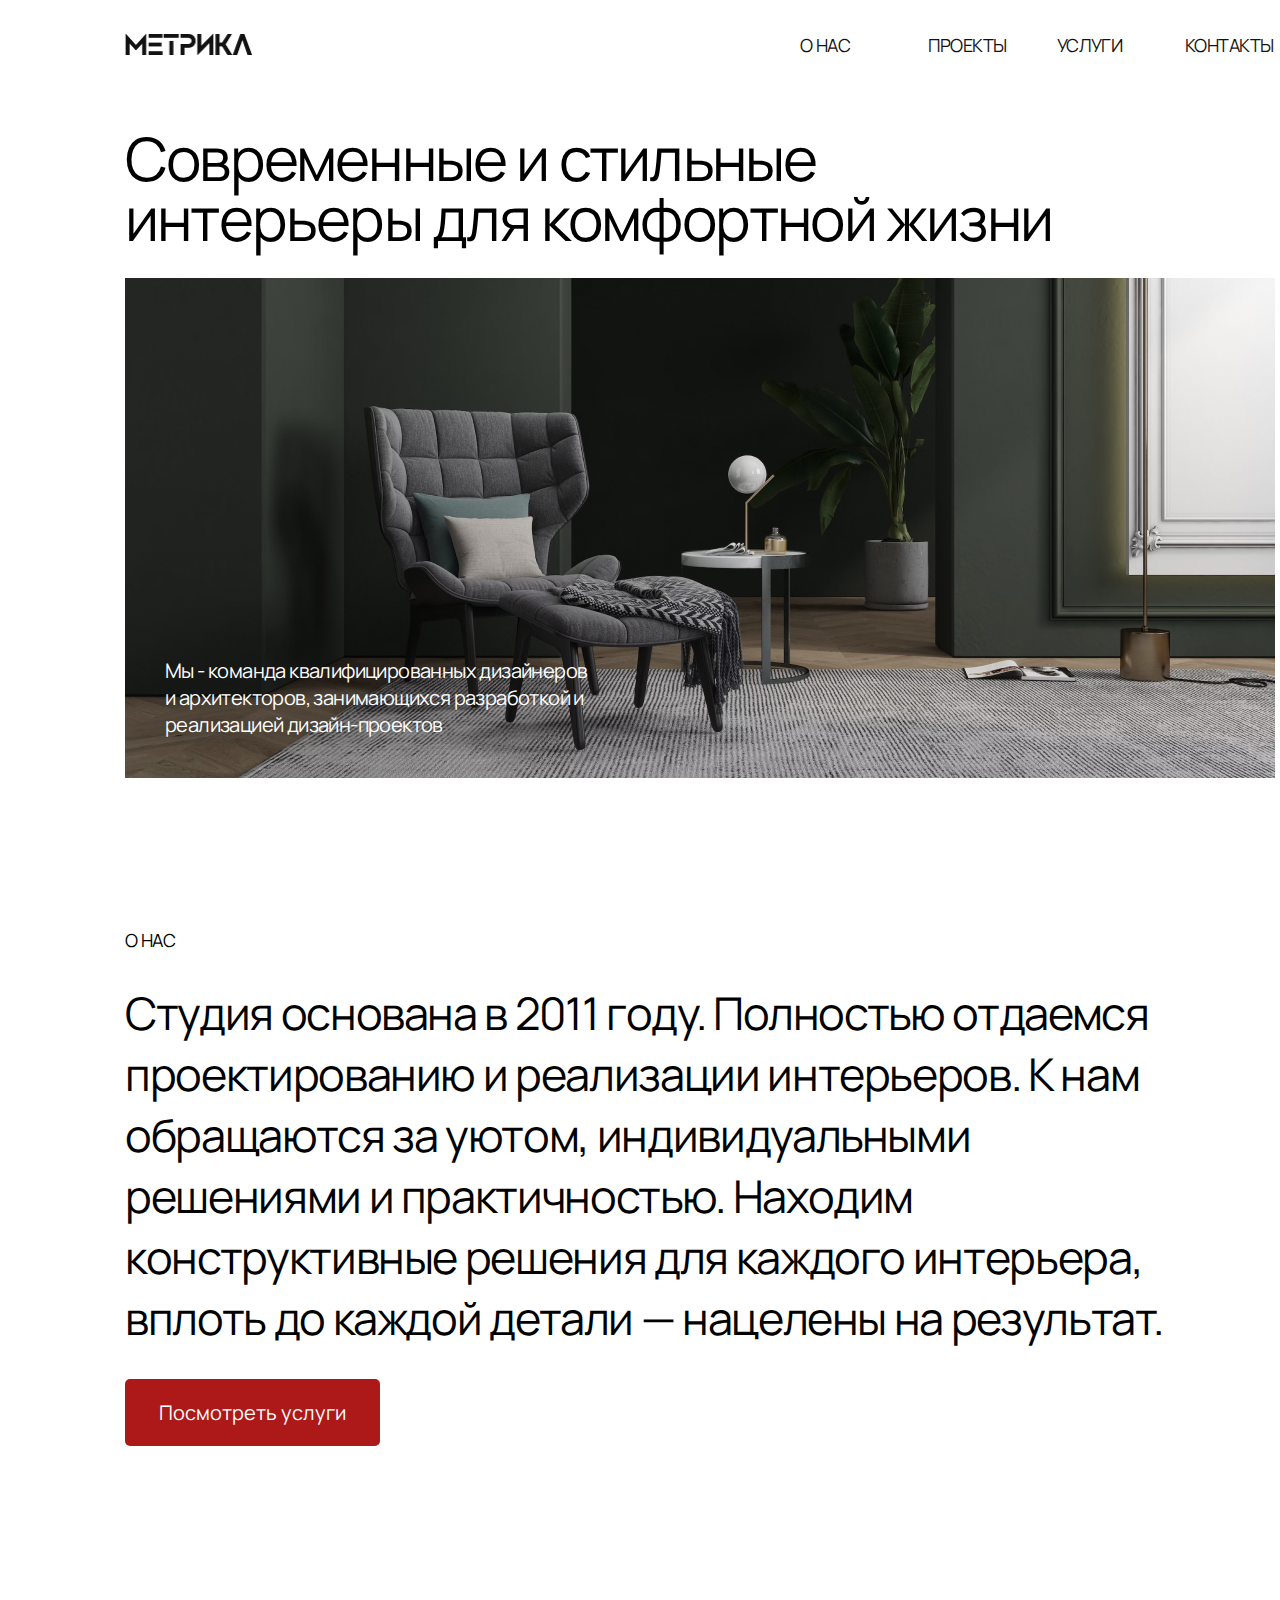
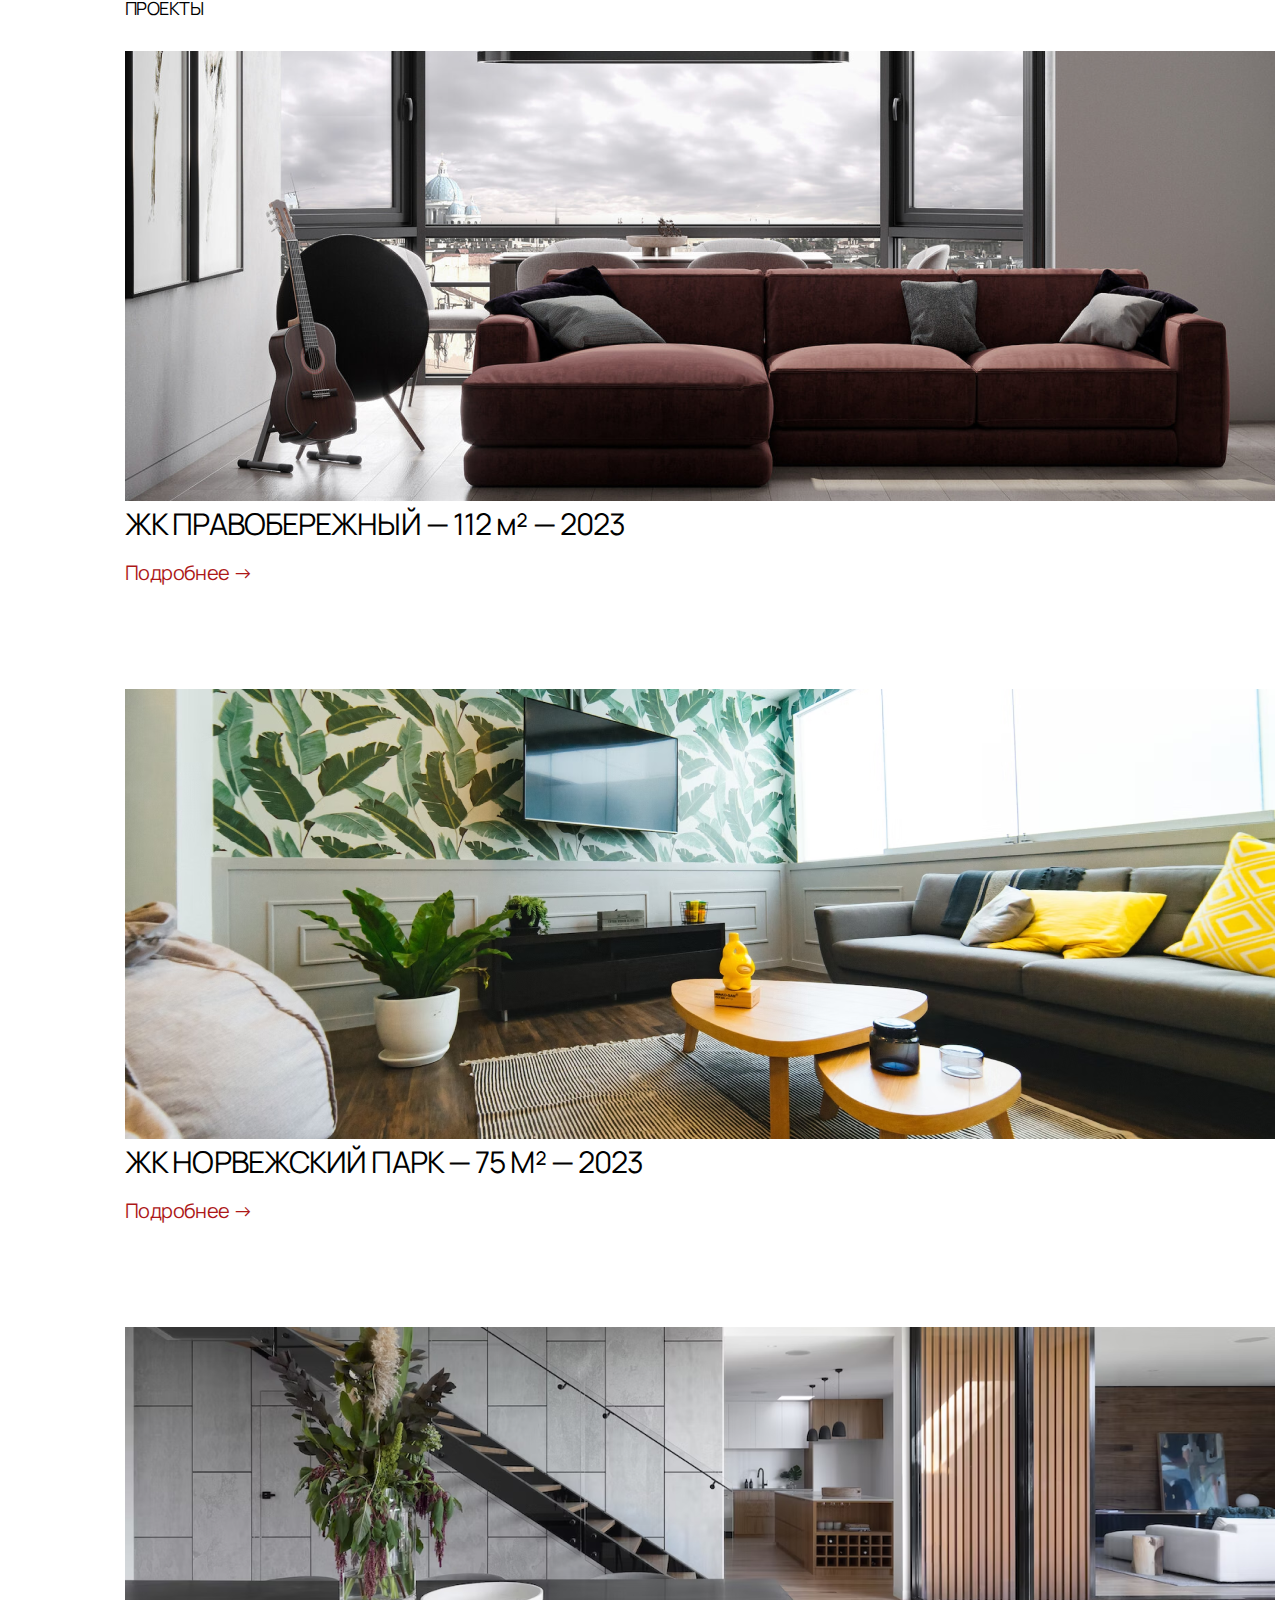
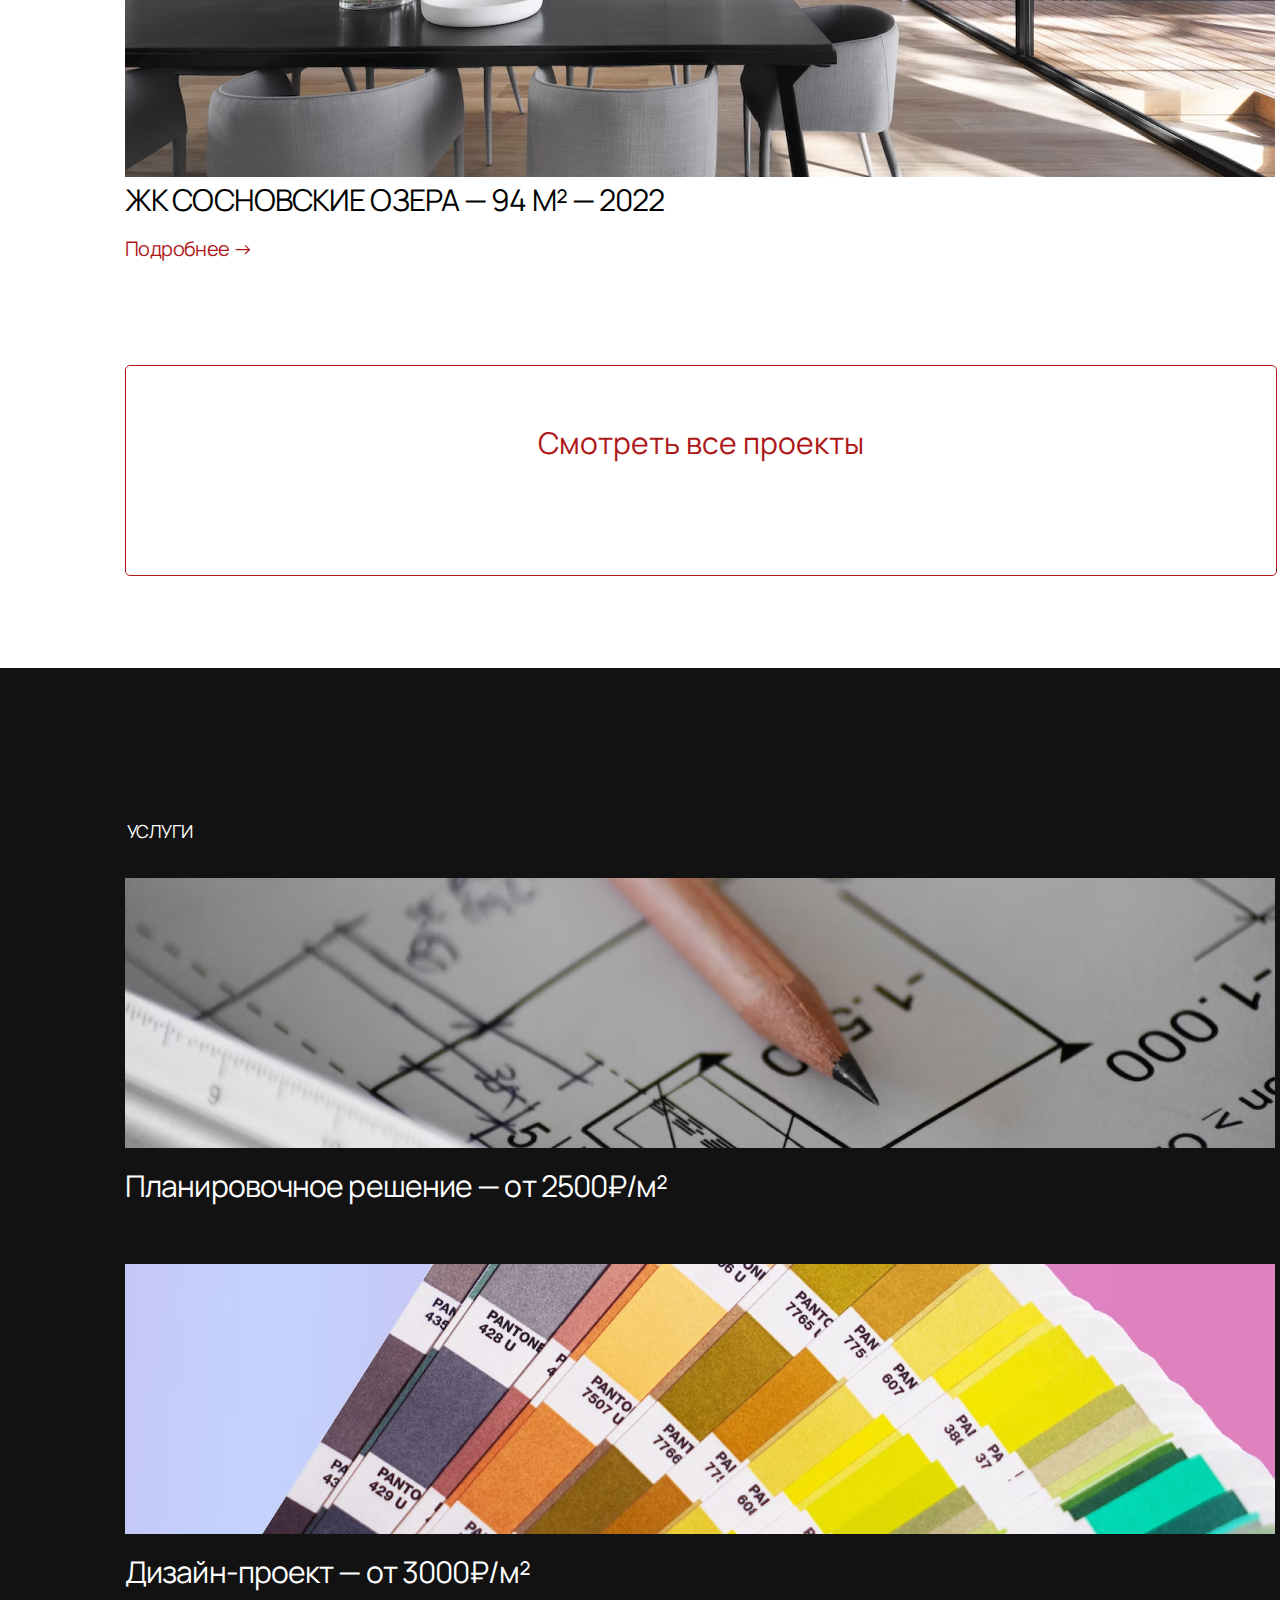
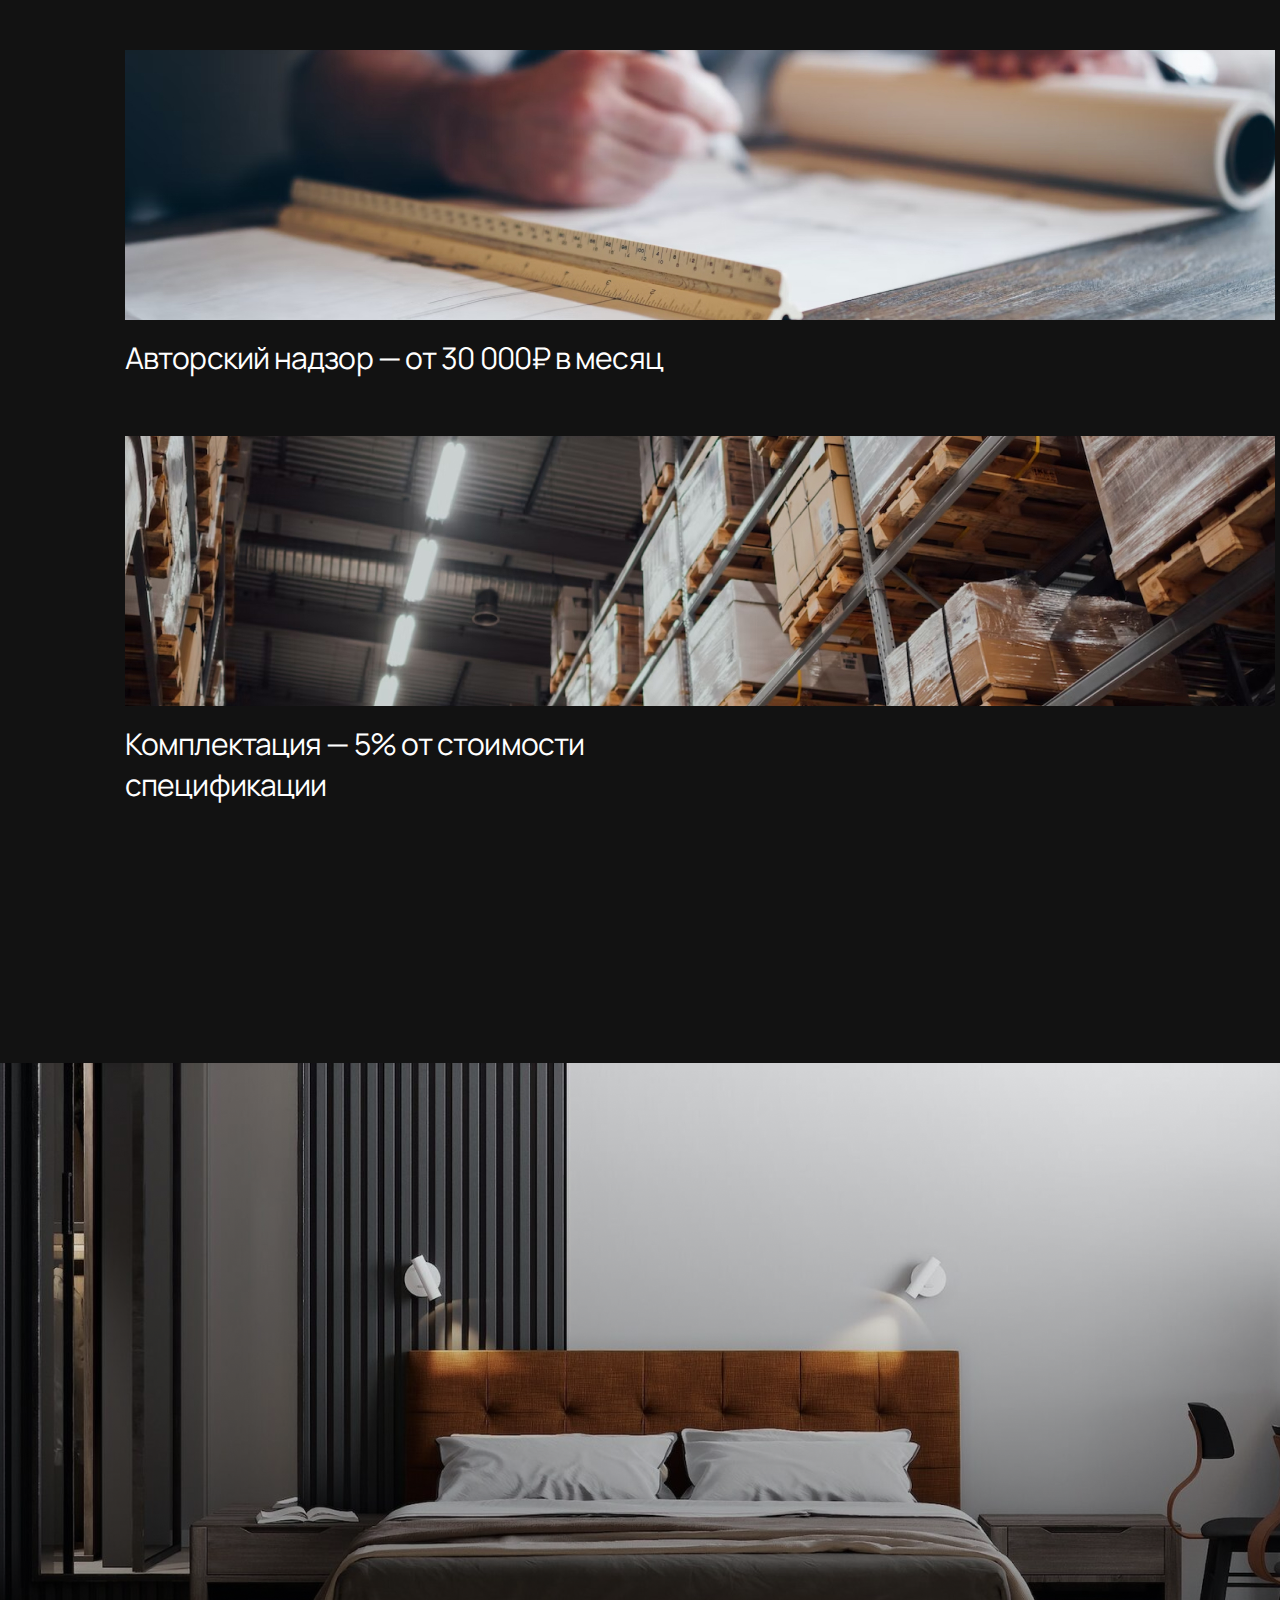
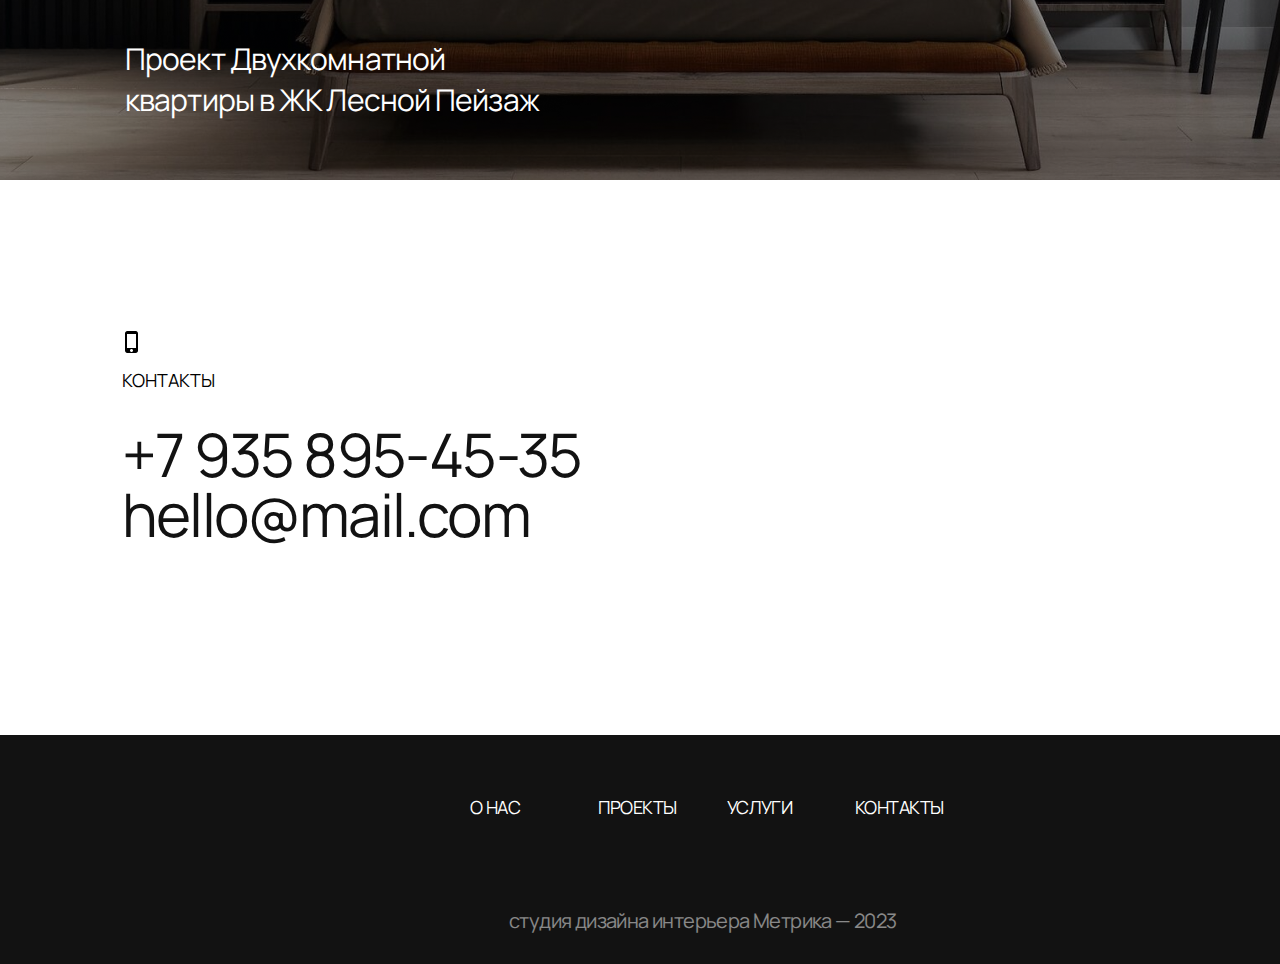
<file: index.html>
<!DOCTYPE html>
<html lang="ru">
<head>
    <meta charset="UTF-8">
    <link rel="stylesheet" href="styles/reset.css">
    <link rel="stylesheet" href="styles/style.css">
    <link rel="preconnect" href="https://fonts.googleapis.com">
    <link rel="preconnect" href="https://fonts.gstatic.com" crossorigin>
    <link href="https://fonts.googleapis.com/css2?family=Manrope&display=swap" rel="stylesheet">
    <title>Метрика Гавришин Игорь</title>

    <body>
        
            <div class="menu-header" >
                <img class="logo__menu-header" src="resourses/group_10/Метрика@2x.png" alt="Логотип Метрика"> 
                    <div class="items__menu-header">
                        <a class="item" href="#aboutus">О НАС</a>
                        <a class="item" href="#projects">ПРОЕКТЫ</a>
                        <a class="item" href="#services">УСЛУГИ</a>
                        <a class="item" href="#contacts">КОНТАКТЫ</a>
                    </div>
            </div>
        
        <div class="presentation">
            <h1 class="title__presentation" >Современные и стильные<br> интерьеры для комфортной жизни
                </h1> 
                    <div class="image__presentation">    
                        <p class="text__presentation">Мы - команда квалифицированных дизайнеров и архитекторов, занимающихся разработкой и реализацией дизайн-проектов
                        </p>   
                    </div>
        </div>

        <div class="aboutus" id="aboutus">
            <h2 class="title__aboutus ">О НАС
                </h2>
                    <p class="text__aboutus" >Студия основана в 2011 году. Полностью отдаемся проектированию и реализации интерьеров. К нам обращаются за уютом, индивидуальными решениями и практичностью. Находим конструктивные решения для каждого интерьера, вплоть до каждой детали — нацелены на результат.
                    </p>
                <button class="btn__aboutus" >Посмотреть услуги
            </button>
        </div>

        <div class="projects" id="projects">
            <h2 class="title__projects">
                ПРОЕКТЫ
                </h2>
                    <div class="container__projects">          
                        <img src="resourses/group_13/group_6/Rectangle 6.png" alt="Диван и гитара на фоне панорамного окна с видом на город">
                            <h3 class="description__projects">
                                ЖК ПРАВОБЕРЕЖНЫЙ — 112 м² — 2023
                            </h3>             
                        <a class="details__projects" href="">Подробнее →</a>
                    </div>
                
                    <div class="container__projects">
                        <img src="resourses/group_13/group_5/Rectangle 7.png" alt="Пример интерьера в желто-зеленых тонах с живыми растениями">
                            <h3 class="description__projects" >
                                ЖК НОРВЕЖСКИЙ ПАРК — 75 М² — 2023
                            </h3>         
                        <a class="details__projects" href="">Подробнее →</a>
                    </div>
                
                    <div class="container__projects">
                        <img src="resourses/group_13/group_7/Rectangle 7.png" alt="Пример дизайна офисного помещения с черным столом для переговоров и стеклянной лестницей на второй этаж">
                            <h3 class="description__projects">
                                ЖК СОСНОВСКИЕ ОЗЕРА — 94 М² — 2022
                            </h3>
                        <a class="details__projects" href="">Подробнее →</a>
                    </div>
                <a class="btn__projects" href="html/page2.html">
                    Смотреть все проекты
                </a>
        </div>

        <div class="services" id="services">
            <h2 class="title__servises">
                УСЛУГИ
            </h2>

            <div class="contener__services">
                <img src="resourses/Frame_14/group_1/Rectangle 2.jpg" alt="Фото архитектурного чертежа, с лежащим на нем карандашом">
                    <h3 class="details__services">
                        Планировочное решение — от 2500₽/м²
                    </h3>
            </div>

            <div class="contener__services">
                <img src="resourses/Frame_14/group_2/Rectangle 3.jpg" alt="Фото колеровочной карты">
                    <h3 class="details__services">
                        Дизайн-проект — от 3000₽/м²
                    </h3>
            </div>

            <div class="contener__services">
                <img src="resourses/Frame_14/group_3/Rectangle 4.jpg" alt="Фото работающего за чертежами архитектора">
                    <h3 class="details__services">
                        Авторский надзор — от 30 000₽ в месяц
                    </h3>
            </div>

            <div class="contener__services">
                <img src="resourses/Frame_14/group_4/Rectangle 5.jpg" alt="Фото склада с многоэтажными стелажами">
                    <h3 class="details__services" >
                        Комплектация — 5% от стоимости спецификации
                    </h3>
             </div>
        </div>

        <div class="sample-project">
            <p class="text__sample-project">
                Проект  Двухкомнатной квартиры в ЖК Лесной Пейзаж
            </p>
        </div>

        <div class="phone-image">
             <img class="logo__phone-image" src="resourses/ic_outline-phone-iphone@2x.png" alt="Рисунок телефона">
        </div>

        <div class="contacts" id="contacts">
            <h4 class="title__contacts">КОНТАКТЫ</h4>
                <a class="number__contacts" href="tel:+7 935 895-45-35">+7 935  895-45-35</a>
                <a class="mail__contacts" href="mailto:hello@mail.com">hello@mail.com</a>
        </div>
    
        <div class="footer">
           <div class="menu__footer">
                <div class="items__menu">
                    <a class="item-black" href="#aboutus">О НАС</a>
                    <a class="item-black" href="#projects">ПРОЕКТЫ</a>
                    <a class="item-black" href="#services">УСЛУГИ</a>
                    <a class="item-black" href="#contacts">КОНТАКТЫ</a>
                </div>
            </div>
                <p class="copyright__footer">студия дизайна интерьера Метрика — 2023</p>
            </div>

    </body>
</html>
</file>
<file: styles/style.css>
/* font-family: 'Manrope', sans-serif;
  */

html {
    scroll-behavior: smooth;
}

body {
    font-family: 'Manrope', sans-serif;
    width: 100%;
    min-width: 1400px;
    margin: 0 auto;
    background: #FFFFFF;
}

.menu-header {
    width: 1151px;
    height: 25px;
    margin-top: 33px;
    margin-left: 125px;
    margin-bottom: 70px;
    display: inline-flex;
}

.logo__menu-header {
    width: 127px;
    height: 22px;
    display: block;
    background-image: cover;
    margin-right: 548px;
}

.item {
    width: 90px;
    height: 25px;
    display: inline-block;
    cursor: pointer;
    text-decoration: none;
    color: #121212;
    font-weight: 400;
    font-size: 18px;
    line-height: 25px;
    margin-right: 35.3px;
    letter-spacing: -0.03em;
}

.item:nth-last-child(1) {
    margin-right: 0px;
}

.item:hover {
    text-decoration: underline;
    opacity: 0.5;
    text-shadow: 0px 4px 4px rgba(0, 0, 0, 0.25);
}

/* presentation */

.presentation {
    width: 1150px;
    height: 650px;
    position: relative;
    margin: 0 auto;
    margin-left: 125px ;
    margin-bottom: 150px;
}

.title__presentation {
    width: 956px;
    height: 120px;
    margin-bottom: 30px;
    font-size: 60px;
    font-weight: 400;
    line-height: 60px;
    letter-spacing: -0.03em;
}

.image__presentation {
    width: 1150px;
    height: 500px;
    background-image: url('../resourses/group_11/Rectangle 1.jpg');
}

.text__presentation {
    width: 430px;
    height: 81px;
    position: absolute;
    left: 40px;
    bottom: 40px;
    color: #FFFFFF;
    font-size: 20px;
    line-height: 27px;
    letter-spacing: -0.03em;
}

/* about-us */

.aboutus {
    width: 1051px;
    height: 518px;
    margin-left: 125px;
    margin-bottom: 150px;
}

.title__aboutus {
    width: 51px;
    height: 25px;
    font-weight: 400;
    font-size: 18px;
    line-height: 25px;
    letter-spacing: -0.03em;
    margin-bottom: 30px;
}

.text__aboutus {
    width: 1048px;
    height: 366px;
    font-weight: 400;
    font-size: 45px;
    line-height: 61px;
    letter-spacing: -0.03em;
    margin-bottom: 30px;

}

.btn__aboutus {
    font-family: 'Manrope', sans-serif;
    width: 255px;
    height: 67px;
    cursor: pointer;
    color: white;
    font-size: 20px;
    line-height: 27.32px;
    background-color: #AD1818;
    border-radius: 5px;
    border: none;
}

/* projects */

.projects {
    width: 1150px;
    height: 2122px;
    margin-left: 125px;
    margin-bottom: 150px;
}

.title__projects {
    width: 79px;
    height: 25px;
    font-weight: 400;
    font-size: 18px;
    line-height: 25px;
    letter-spacing: -0.03em;
    margin-bottom: 30px;
}

.container__projects {
    width: 1150px;
    height: 548px;
    margin-bottom: 90px;
}

.projects-container img {
    width: 1150px;
    height: 450px;
    margin-bottom: 15px;

}

.description__projects {
    width: 542px;
    height: 41px;
    font-weight: 400;
    font-size: 30px;
    line-height: 41px;
    letter-spacing: -0.03em;
    margin-bottom: 15px;
}

.details__projects {
    width: 127px;
    height: 27px;
    font-weight: 400;
    font-size: 20px;
    line-height: 27.32px;
    letter-spacing: -0.03em;
    text-decoration: none;
    cursor: pointer;
    color: #AD1818;
}

.btn__projects {
    width: 100%;
    height: 153px;
    padding-top: 56px;
    cursor: pointer;
    color: #AD1818;
    font-family: 'Manrope', sans-serif;
    font-size: 30px;
    line-height: 41px;
    text-decoration: none;
    background-color: #FFFFFF;
    display: block;
    text-align: center;
    border: 1px solid #AD1818;  
    border-radius: 5px;
}

.btn__projects:hover {
    background-color: #AD1818;
    color: #FFFFFF;
}

/* services */

.services {
    /* width: 100%; */
    height: 1844px;
    display: block;
    background-color: #121212;
    padding-top: 151px;
}

.title__servises {
    width: 66px;
    height: 25px;
    font-weight: 400;
    font-size: 18px;
    line-height: 25px;
    letter-spacing: -0.03em;
    margin-left: 127px;
    margin-bottom: 34px;
    color: #fff;
}

.contener__services {
    width: 1150px;
    height: 326px;
    margin-left: 125px;
    margin-bottom: 60px;
}

.contener__services img{
    width: 1150px;
    height: 270px;
    margin-bottom: 15px;
}

.details__services {
    width: 661px;
    height: 41px;
    font-weight: 400;
    font-size: 30px;
    line-height: 41px;
    letter-spacing: -0.03em;
    color: #FFFFFF;
}

.contener__services:nth-last-child(1) {
    margin-bottom: 150px;
}

/* sample-project */
.sample-project {
    /* width: 1400px; */
    height: 717px;
    position: relative;
    background-image: url(../resourses/group_15/Rectangle\ 10.png);
    background-size: cover;
    background-repeat: no-repeat;
    background-position: 50% 50%;
    margin: 0 auto;
    margin-bottom: 150px;
}

.text__sample-project {
    width: 443px;
    height: 82px;
    position: absolute;
    color: #FFFFFF;
    font-weight: 400;
    font-size: 30px;
    line-height: 41px;
    letter-spacing: -0.03em;
    left: 125px;
    bottom: 60px;
    
}

/* phone-image */

.logo__phone-image {
    width: 24px;
    height: 24px;
    margin-left: 120px;
    margin-bottom: 12px;
}

/* contacts */

.contacts {
    width: 475px;
    height: 217px;
    margin-left: 122px;
    margin-bottom: 150px;
    
}

.title__contacts {
    width: 90px;
    height: 24px;
    font-weight: 400;
    font-size: 18px;
    line-height: 25px;
    margin-bottom: 32px;
}

.number__contacts {
    width: 472px;
    height: 60px;
    font-weight: 400;
    font-size: 60px;
    line-height: 60px;
    letter-spacing: -0.03em;
    color: #121212;
    text-decoration: none;
    margin-bottom: 40px;
}

.mail__contacts {
    width: 412px;
    height: 60px;
    display: block;
    font-weight: 400;
    font-size: 60px;
    line-height: 60px;
    text-decoration: none;
    color: #121212;
    
    letter-spacing: -0.03em; 
}

.mail__contacts:hover {
    opacity: 0.5;
    border-bottom: #121212 solid 2px;
}

/* footer */

.footer {
    /* width: 100%; */
    height: 229px;
    margin: 0 auto;
    position: relative;
    background-color: #121212;
}

.items__menu {
    position: absolute;
    top: 60px;
    left: 470px;
}

.item-black {
    width: 90px;
    height: 25px;
    display: inline-block;
    cursor: pointer;
    text-decoration: none;
    color: #FFFFFF;
    font-weight: 400;
    font-size: 18px;
    line-height: 25px;
    margin-right: 35.3px;
    letter-spacing: -0.03em;
}

.item-black:hover {
    opacity: 0.5;
    text-shadow: 0px 4px 4px rgba(0, 0, 0, 0.25);
}

.copyright__footer {
    font-weight: 400;
    font-size: 20px;
    line-height: 27px;
    letter-spacing: -0.03em;
    color: #FFFFFF;
    opacity: 0.5;
    text-align: center;
    position: absolute;
    top: 172px;
    left: 509px;
}
</file>
